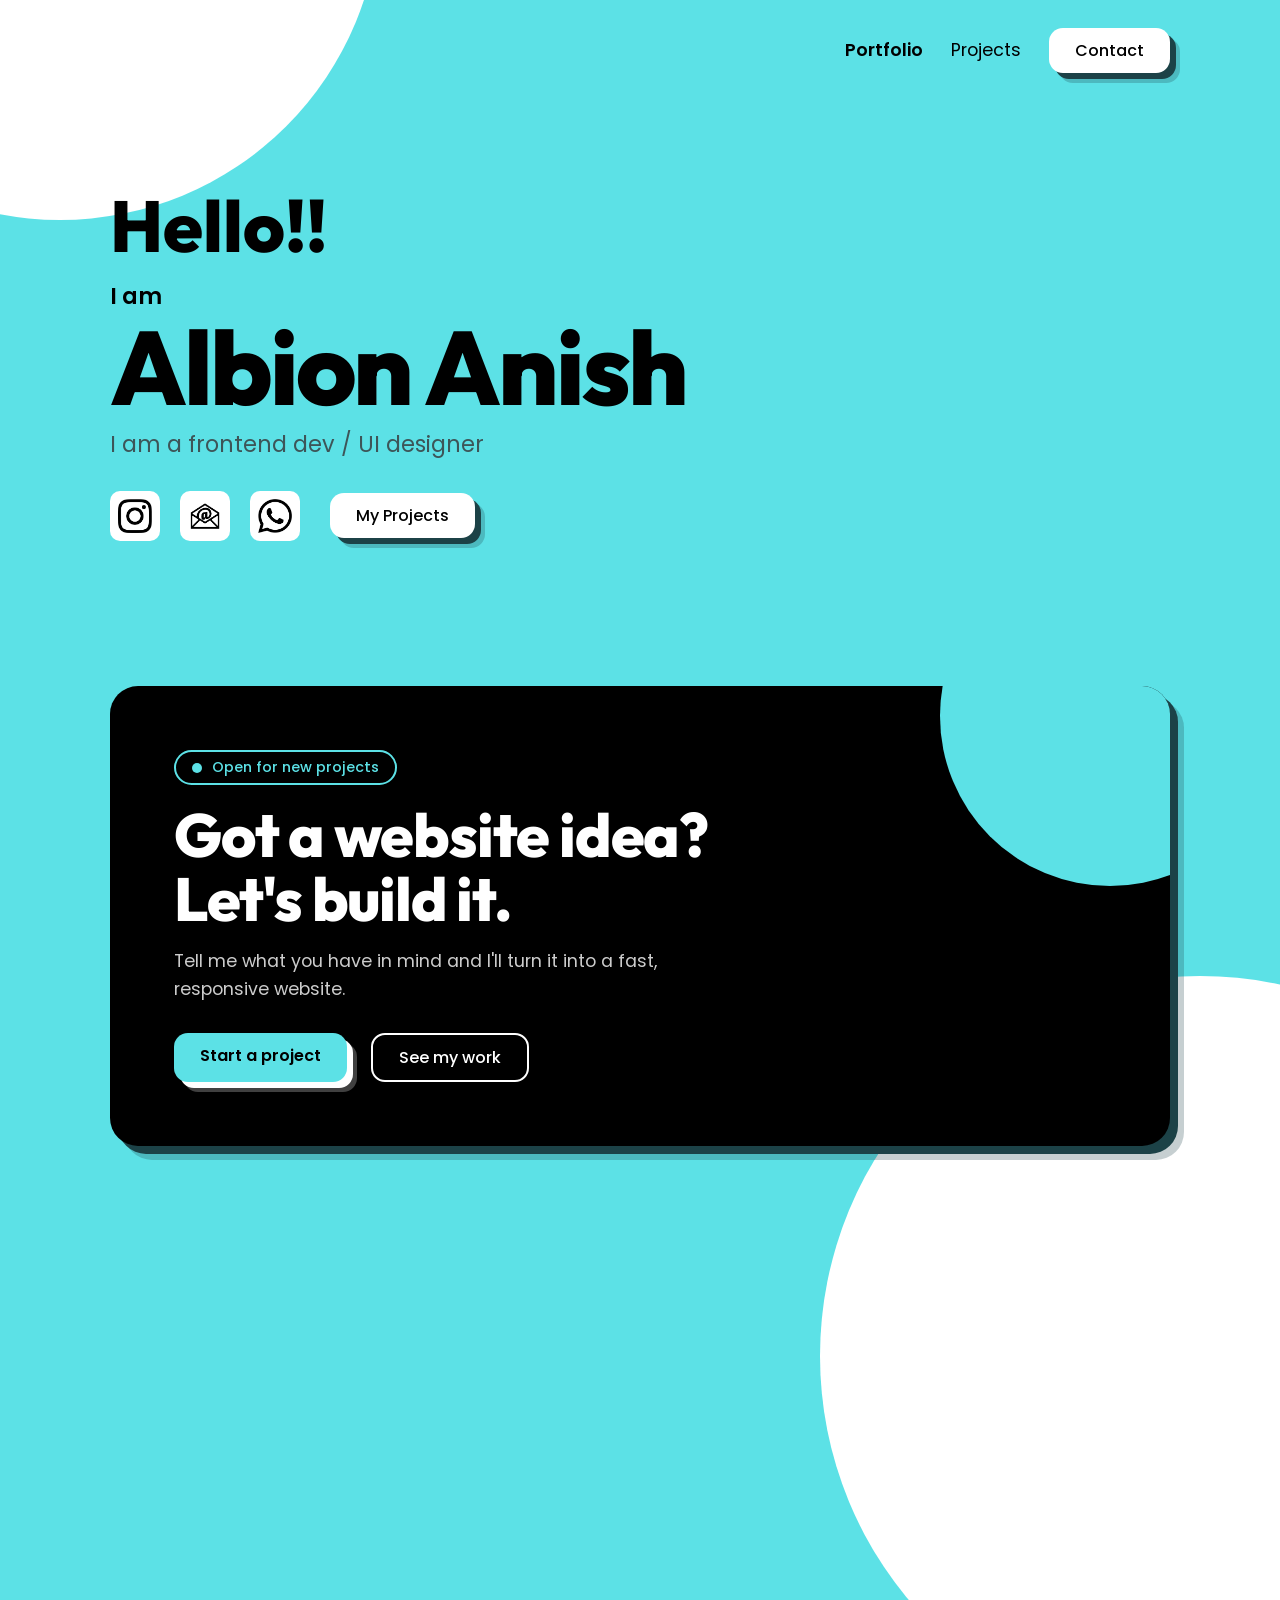
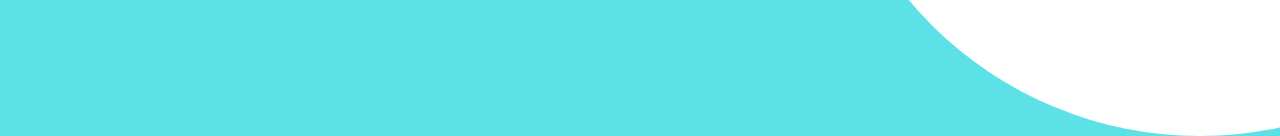
<file: index.html>
<!DOCTYPE html>
<html lang="en">
<head>
    <meta charset="UTF-8">
    <meta name="viewport" content="width=device-width, initial-scale=1.0">
    <title>Portfolio - Albion</title>
    <link rel="stylesheet" href="style.css">
</head>
<body>

<header class="topbar">
    <nav aria-label="Main">
        <a href="index.html" aria-current="page">Portfolio</a>
        <a href="projects.html">Projects</a>
        <a class="btn" href="contact.html">Contact</a>
    </nav>
</header>

<main class="hero">
    <h1 class="hello">Hello!!</h1>
    <p class="iam">I am</p>
    <h2 class="name">Albion Anish</h2>
    <p class="role">I am a frontend dev / UI designer</p>

    <div class="sm-btn">
        <a class="icon-btn" href="" target="_blank" rel="noopener" aria-label="Instagram"><img src="Images/Insta.png" alt=""></a>
        <a class="icon-btn" href="" target="_blank" rel="noopener" aria-label="Email"><img src="Images/mail.png" alt=""></a>
        <a class="icon-btn" href="" target="_blank" rel="noopener" aria-label="WhatsApp"><img src="Images/Whatsapp.png" alt=""></a>
        <a class="btn" href="projects.html">My Projects</a>
    </div>
</main>

<section class="cta" aria-labelledby="cta-title">
    <div class="cta-card">
        <p class="cta-badge"><span class="dot" aria-hidden="true"></span>Open for new projects</p>
        <h2 id="cta-title">Got a website idea? Let's build it.</h2>
        <p class="cta-text">Tell me what you have in mind and I'll turn it into a fast, responsive website.</p>
        <div class="cta-actions">
            <a class="btn cta-primary" href="contact.html">Start a project</a>
            <a class="btn ghost" href="projects.html">See my work</a>
        </div>
    </div>
</section>

</body>
</html>
</file>
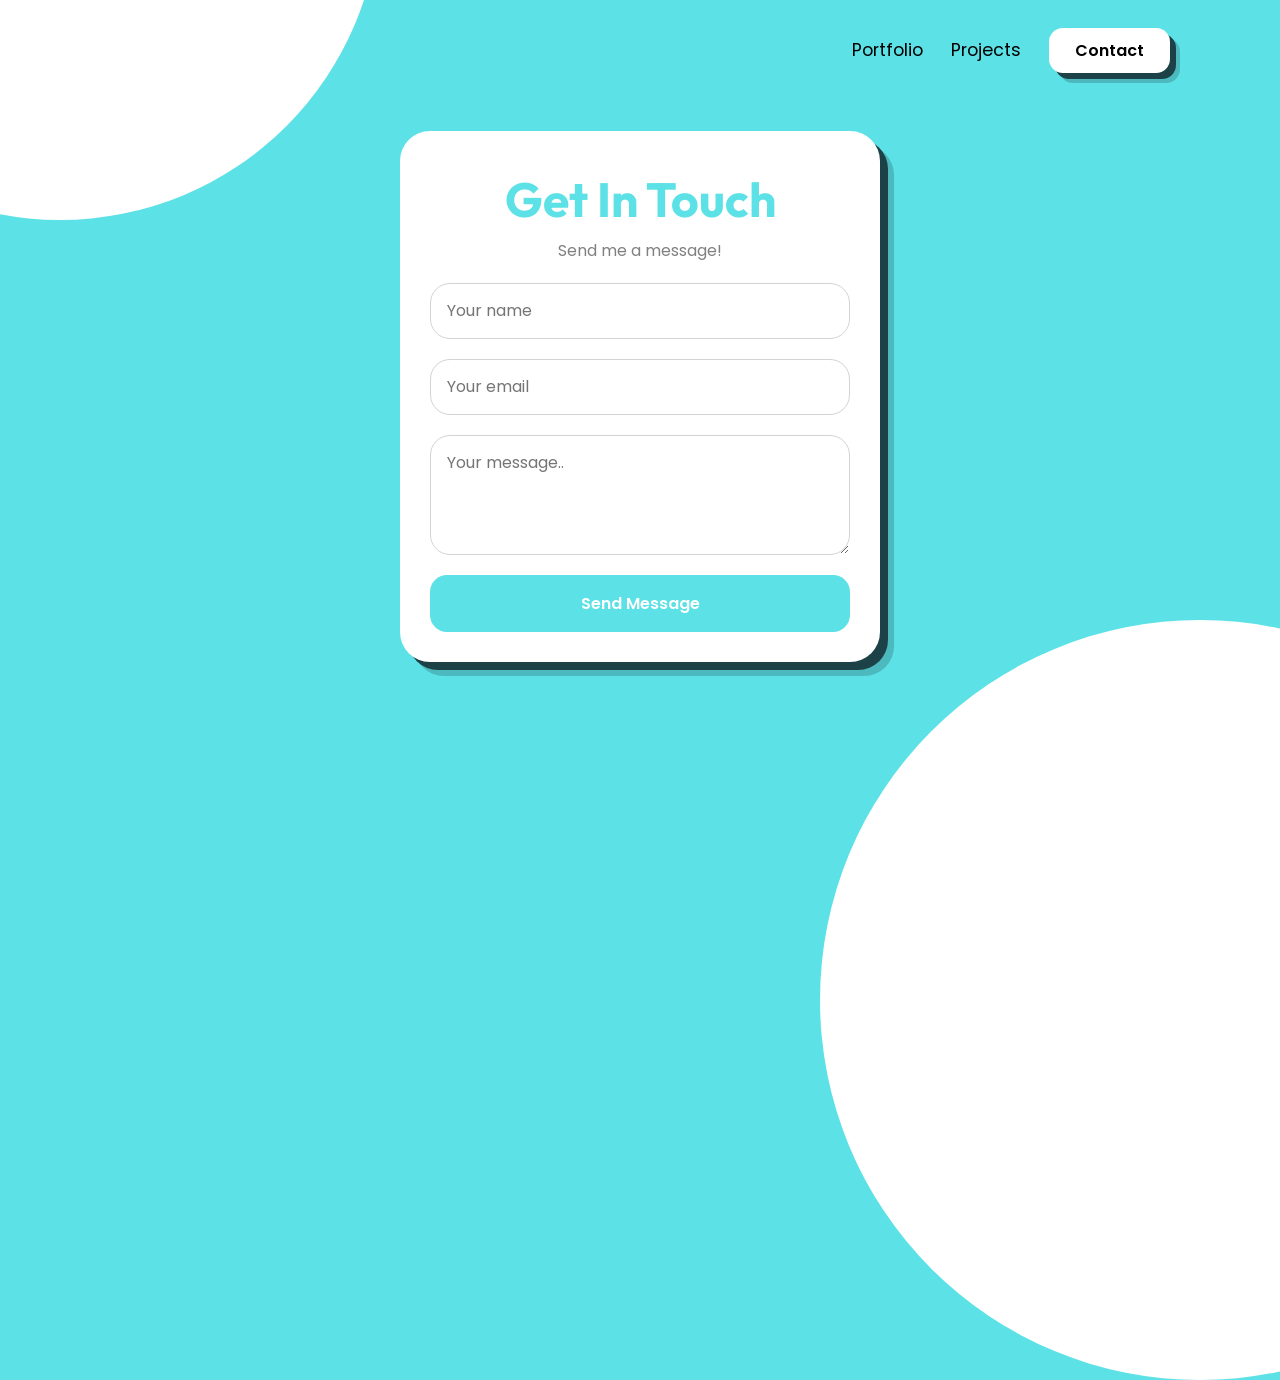
<file: contact.html>
<!DOCTYPE html>
<html lang="en">
<head>
    <meta charset="UTF-8">
    <meta name="viewport" content="width=device-width, initial-scale=1.0">
    <title>Albion | Contact me</title>
    <link rel="stylesheet" href="style.css">
</head>
<body>

<header class="topbar">
    <nav aria-label="Main">
        <a href="index.html">Portfolio</a>
        <a href="projects.html">Projects</a>
        <a class="btn" href="contact.html" aria-current="page">Contact</a>
    </nav>
</header>

<main class="form-page">
    <div class="form-box">
        <h2>Get In Touch</h2>
        <p>Send me a message!</p>
        <form name="contact" method="POST" action="/success" data-netlify="true" netlify-honeypot="bot-field">
            <input type="hidden" name="form-name" value="contact">
            <p hidden><label>Leave this empty: <input name="bot-field"></label></p>
            <input type="text" name="name" placeholder="Your name" aria-label="Your name" required>
            <input type="email" name="email" placeholder="Your email" aria-label="Your email" required>
            <textarea name="message" placeholder="Your message.." aria-label="Your message" required></textarea>
            <button type="submit">Send Message</button>
        </form>
    </div>
</main>

</body>
</html>
</file>
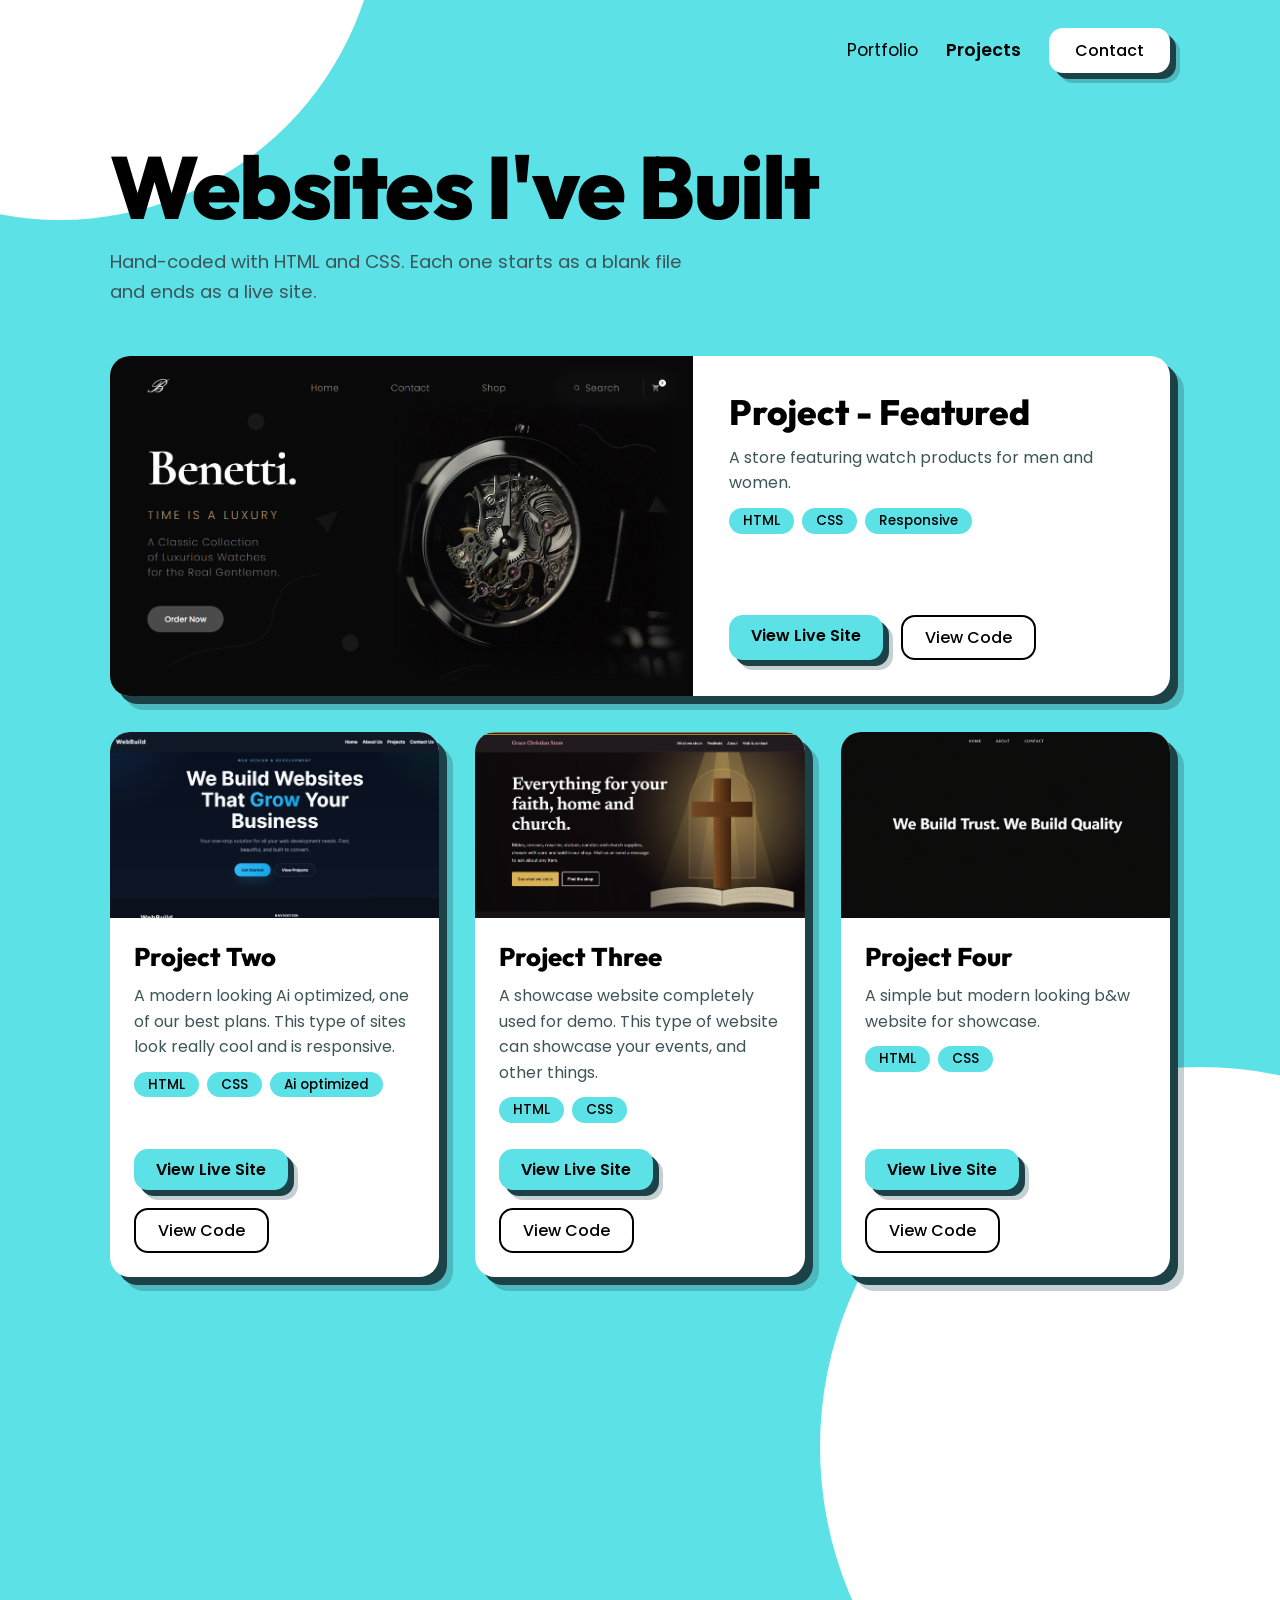
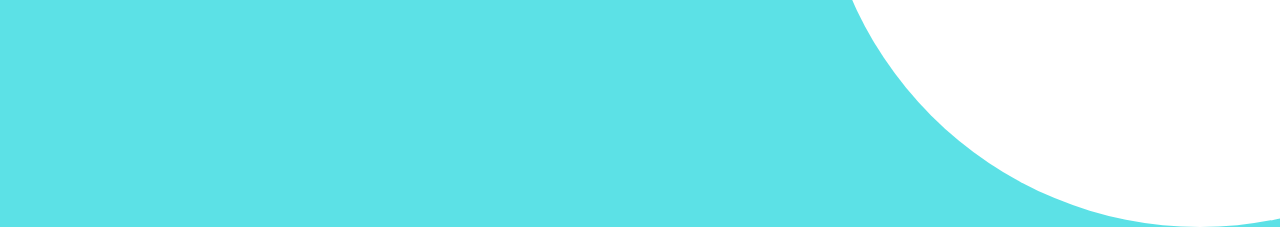
<file: projects.html>
<!DOCTYPE html>
<html lang="en">
<head>
    <meta charset="UTF-8">
    <meta name="viewport" content="width=device-width, initial-scale=1.0">
    <title>Albion | Projects</title>
    <link rel="stylesheet" href="style.css">
</head>
<body>

<header class="topbar">
    <nav aria-label="Main">
        <a href="index.html">Portfolio</a>
        <a href="projects.html" aria-current="page">Projects</a>
        <a class="btn" href="contact.html">Contact</a>
    </nav>
</header>

<div class="page-header">
    <h1>Websites I've Built</h1>
    <p>Hand-coded with HTML and CSS. Each one starts as a blank file and ends as a live site.</p>
</div>

<main class="projects">

    <article class="card featured">
        <img class="shot" src="projects/4.png" alt="Screenshot of the Project One website">
        <div class="body">
            <h2>Project - Featured
            </h2>
            <p>A store featuring watch products for men and women.</p>
            <ul class="tags">
                <li>HTML</li>
                <li>CSS</li>
                <li>Responsive</li>
            </ul>
            <div class="links">
                <a class="btn primary" href="https://watch-model.netlify.app/" type="_blank">View Live Site</a>
                <a class="btn ghost" href="#">View Code</a>
            </div>
        </div>
    </article>


    </article>
        <article class="card">
        <img class="shot" src="projects/3.png" alt="Screenshot of Project Two">
        <div class="body">
            <h2>Project Two</h2>
            <p>A modern looking Ai optimized, one of our best plans. This type of sites look really cool and is responsive.</p>
            <ul class="tags"><li>HTML</li><li>CSS</li><li>Ai optimized</li></ul>
            <div class="links">
                <a class="btn primary" href="https://webalbibuild.netlify.app/">View Live Site</a>
                <a class="btn ghost" href="#">View Code</a>
            </div>
        </div>
    </article>
    <!-- Copy this block for each new project:
    <article class="card">
        <img class="shot" src="projects/2.png" alt="Screenshot of Project Two">
        <div class="body">
            <h2>Project Two</h2>
            <p>One short sentence about this website.</p>
            <ul class="tags"><li>HTML</li><li>CSS</li></ul>
            <div class="links">
                <a class="btn primary" href="#">View Live Site</a>
                <a class="btn ghost" href="#">View Code</a>
            </div>
        </div>
    </article>
    -->
    <article class="card">
        <img class="shot" src="projects/1.png" alt="Screenshot of Project Four">
        <div class="body">
            <h2>Project Three</h2>
            <p>A showcase website completely used for demo. This type of website can showcase your events, and other things.</p>
            <ul class="tags"><li>HTML</li><li>CSS</li></ul>
            <div class="links">
                <a class="btn primary" href="https://ajanta-gallery.netlify.app/">View Live Site</a>
                <a class="btn ghost" href="#">View Code</a>
            </div>
        </div>
    </article>

        <article class="card">
        <img class="shot" src="projects/2.png" alt="Screenshot of Project Four">
        <div class="body">
            <h2>Project Four</h2>
            <p>A simple but modern looking b&w website for showcase.</p>
            <ul class="tags"><li>HTML</li><li>CSS</li></ul>
            <div class="links">
                <a class="btn primary" href="https://webalbi.netlify.app/">View Live Site</a>
                <a class="btn ghost" href="#">View Code</a>
            </div>
        </div>
</main>

</body>
</html>
</file>
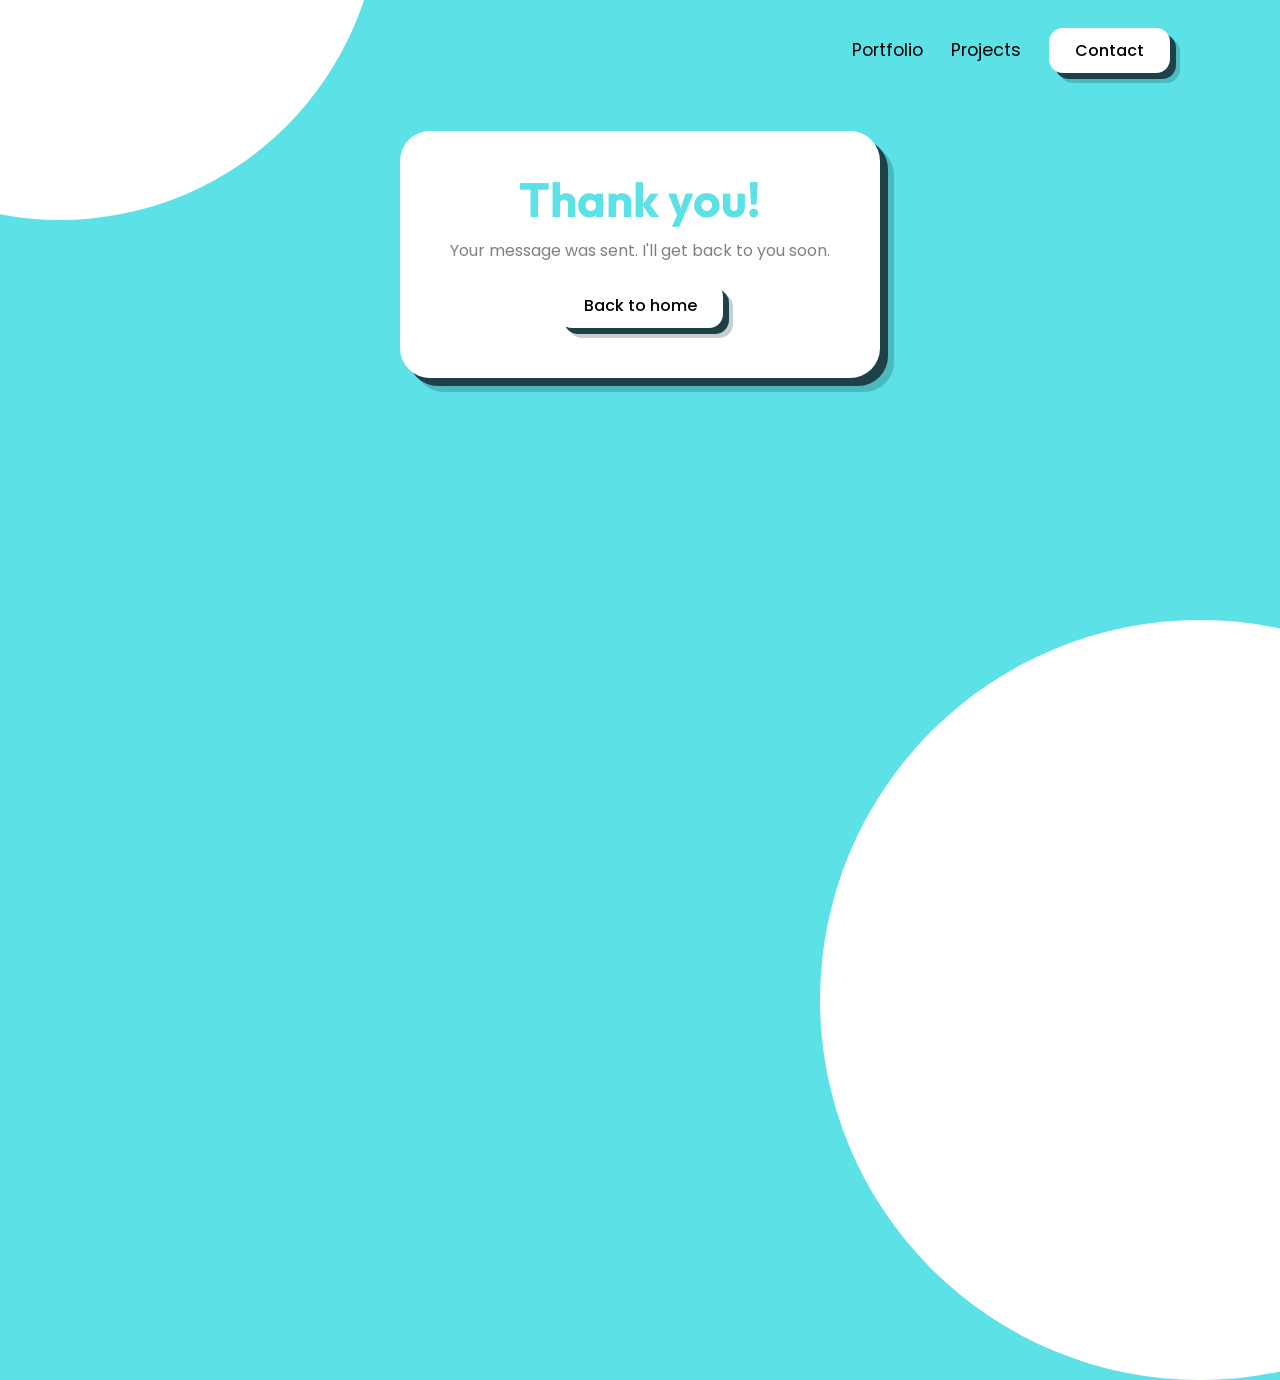
<file: success.html>
<!DOCTYPE html>
<html lang="en">
<head>
    <meta charset="UTF-8">
    <meta name="viewport" content="width=device-width, initial-scale=1.0">
    <title>Albion | Message sent</title>
    <link rel="stylesheet" href="style.css">
</head>
<body>

<header class="topbar">
    <nav aria-label="Main">
        <a href="index.html">Portfolio</a>
        <a href="projects.html">Projects</a>
        <a class="btn" href="contact.html">Contact</a>
    </nav>
</header>

<main class="form-page">
    <div class="form-box">
        <h2>Thank you!</h2>
        <p>Your message was sent. I'll get back to you soon.</p>
        <p style="text-align:center"><a class="btn" href="index.html">Back to home</a></p>
    </div>
</main>

</body>
</html>
</file>
<file: style.css>
@import url('https://fonts.googleapis.com/css2?family=Outfit:wght@600;800&family=Poppins:wght@400;500;600&display=swap');

:root {
    --cyan: #5ce1e6;
    --white: #fff;
    --ink: #000;
    --muted: #3d5558;
    --shadow: #1c4247;
    --head: "Outfit", "Poppins", system-ui, sans-serif;
    --body: "Poppins", system-ui, -apple-system, "Segoe UI", sans-serif;
}

* {
    box-sizing: border-box;
    margin: 0;
    padding: 0;
}

body {
    position: relative;
    overflow-x: hidden;
    min-height: 100vh;
    background: var(--cyan);
    color: var(--ink);
    font-family: var(--body);
    line-height: 1.6;
}

/* White circles (replaces bg.png, so they scale on every screen) */
body::before,
body::after {
    content: "";
    position: absolute;
    z-index: 0;
    border-radius: 50%;
    background: var(--white);
    pointer-events: none;
}

body::before {
    width: 640px;
    height: 640px;
    top: -420px;
    left: -260px;
}

body::after {
    width: 760px;
    height: 760px;
    bottom: -480px;
    right: -300px;
}

a {
    color: inherit;
}

img {
    max-width: 100%;
}

:focus-visible {
    outline: 3px solid var(--ink);
    outline-offset: 3px;
}

/* ---------- Buttons ---------- */
.btn {
    display: inline-block;
    padding: 10px 26px;
    background: var(--white);
    color: var(--ink);
    border: none;
    border-radius: 14px;
    font: 500 1rem var(--body);
    text-decoration: none;
    cursor: pointer;
    box-shadow: 6px 6px 0 var(--shadow), 10px 10px 0 rgba(28, 66, 71, .25);
    transition: transform .15s, box-shadow .15s;
}

.btn:hover {
    transform: translate(3px, 3px);
    box-shadow: 3px 3px 0 var(--shadow), 6px 6px 0 rgba(28, 66, 71, .25);
}

.btn:active {
    transform: translate(6px, 6px);
    box-shadow: 0 0 0 var(--shadow);
}

.btn.primary {
    font-weight: 600;
}

.btn.ghost {
    background: transparent;
    border: 2px solid var(--ink);
    box-shadow: none;
}

.btn.ghost:hover {
    background: var(--ink);
    color: var(--white);
    transform: none;
}

/* ---------- Navbar (same on every page) ---------- */
.topbar {
    position: relative;
    z-index: 2;
    max-width: 1100px;
    margin: 0 auto;
    padding: 28px 20px;
}

.topbar nav {
    display: flex;
    flex-wrap: wrap;
    justify-content: flex-end;
    align-items: center;
    gap: 14px 28px;
}

.topbar nav a:not(.btn) {
    text-decoration: none;
    font-size: 1.1rem;
}

.topbar nav a:not(.btn):hover {
    text-decoration: underline;
    text-underline-offset: 6px;
}

.topbar nav a[aria-current="page"] {
    font-weight: 600;
}

/* ---------- Home ---------- */
.hero {
    position: relative;
    z-index: 1;
    max-width: 1100px;
    min-height: 65vh;
    margin: 0 auto;
    padding: 20px 20px 80px;
    display: flex;
    flex-direction: column;
    justify-content: center;
}

.hero .hello {
    font-family: var(--head);
    font-size: clamp(2.8rem, 9vw, 4.5rem);
    font-weight: 800;
    line-height: 1.1;
}

.hero .iam {
    font-size: 1.4rem;
    font-weight: 600;
    margin-top: 14px;
}

.hero .name {
    font-family: var(--head);
    font-size: clamp(3rem, 13vw, 6.5rem);
    font-weight: 800;
    line-height: 1;
    letter-spacing: -0.03em;
}

.hero .role {
    font-size: clamp(1rem, 3.5vw, 1.4rem);
    color: var(--muted);
    margin-top: 8px;
}

.sm-btn {
    display: flex;
    flex-wrap: wrap;
    align-items: center;
    gap: 20px;
    padding: 28px 0 0;
}

.icon-btn {
    display: grid;
    place-items: center;
    width: 50px;
    height: 50px;
    background: var(--white);
    border-radius: 10px;
}

.icon-btn img {
    width: 34px;
    height: 34px;
}

.icon-btn:hover {
    opacity: .8;
}

.sm-btn .btn {
    margin-left: 10px;
}

/* ---------- Projects ---------- */
.page-header {
    position: relative;
    z-index: 1;
    max-width: 1100px;
    margin: 0 auto;
    padding: 40px 20px;
}

.page-header h1 {
    font-family: var(--head);
    font-size: clamp(2.6rem, 8vw, 5.5rem);
    font-weight: 800;
    line-height: 1.05;
    letter-spacing: -0.02em;
}

.page-header p {
    max-width: 52ch;
    margin-top: 14px;
    font-size: 1.15rem;
    color: var(--muted);
}

.projects {
    position: relative;
    z-index: 1;
    max-width: 1100px;
    margin: 0 auto;
    padding: 10px 20px 70px;
    display: grid;
    gap: 36px;
    grid-template-columns: repeat(auto-fit, minmax(min(300px, 100%), 1fr));
}

.card {
    display: flex;
    flex-direction: column;
    overflow: hidden;
    background: var(--white);
    border-radius: 20px;
    box-shadow: 8px 8px 0 var(--shadow), 14px 14px 0 rgba(28, 66, 71, .25);
}

.card .shot {
    display: block;
    width: 100%;
    aspect-ratio: 16 / 9;
    object-fit: cover;
    background: var(--cyan);
}

.card .body {
    flex: 1;
    display: flex;
    flex-direction: column;
    gap: 12px;
    padding: 24px;
}

.card h2 {
    font-family: var(--head);
    font-size: 1.6rem;
    font-weight: 800;
    line-height: 1.15;
}

.card p {
    color: var(--muted);
}

.tags {
    display: flex;
    flex-wrap: wrap;
    gap: 8px;
    list-style: none;
}

.tags li {
    padding: 2px 14px;
    font-size: .85rem;
    font-weight: 500;
    border-radius: 999px;
    background: var(--cyan);
}

.card .links {
    display: flex;
    flex-wrap: wrap;
    gap: 18px;
    margin-top: auto;
    padding-top: 14px;
}

.card.featured {
    grid-column: 1 / -1;
}

/* ---------- Contact ---------- */
.form-page {
    position: relative;
    z-index: 1;
    display: flex;
    justify-content: center;
    padding: 30px 20px 100px;
}

.form-box {
    width: min(480px, 100%);
    background: var(--white);
    border-radius: 30px;
    padding: 30px;
    box-shadow: 8px 8px 0 var(--shadow), 14px 14px 0 rgba(28, 66, 71, .25);
}

.form-box h2 {
    font-family: var(--head);
    font-size: clamp(2rem, 7vw, 3rem);
    text-align: center;
    color: var(--cyan);
}

.form-box p {
    text-align: center;
    color: gray;
    margin-bottom: 20px;
}

.form-box input,
.form-box textarea {
    display: block;
    width: 100%;
    margin-bottom: 20px;
    padding: 14px 16px;
    border: 1px solid lightgray;
    border-radius: 20px;
    font: inherit;
    outline: none;
}

.form-box textarea {
    height: 120px;
    resize: vertical;
}

.form-box input:focus,
.form-box textarea:focus {
    border-color: rgb(0, 174, 255);
}

.form-box button {
    width: 100%;
    padding: 16px 28px;
    border: none;
    border-radius: 17px;
    background: var(--cyan);
    color: var(--white);
    font: 600 1rem var(--body);
    cursor: pointer;
    transition: background .3s;
}

.form-box button:hover {
    background: rgb(0, 174, 255);
}

/* ---------- Responsive ---------- */
@media (min-width: 800px) {
    .card.featured {
        flex-direction: row;
    }

    .card.featured .shot {
        width: 55%;
        aspect-ratio: auto;
        min-height: 340px;
    }

    .card.featured .body {
        justify-content: center;
        padding: 36px;
    }

    .card.featured h2 {
        font-size: 2.2rem;
    }
}

@media (max-width: 700px) {
    body::before {
        width: 380px;
        height: 380px;
        top: -250px;
        left: -150px;
    }

    body::after {
        width: 440px;
        height: 440px;
        bottom: -280px;
        right: -170px;
    }

    .hero {
        min-height: 60vh;
    }
}

@media (max-width: 520px) {
    .topbar {
        padding: 20px 16px;
    }

    .topbar nav {
        gap: 12px 18px;
    }

    .topbar nav a:not(.btn) {
        font-size: 1rem;
    }

    .btn {
        padding: 8px 20px;
    }

    .card .body {
        padding: 20px;
    }

    .sm-btn .btn {
        margin-left: 0;
    }
}

@media (prefers-reduced-motion: reduce) {

    .btn,
    .form-box button {
        transition: none;
    }
}

/* ---------- Call to action (home + projects) ---------- */
.cta {
    position: relative;
    z-index: 1;
    max-width: 1100px;
    margin: 0 auto;
    padding: 0 20px 110px;
}

.cta-card {
    position: relative;
    overflow: hidden;
    background: var(--ink);
    color: var(--white);
    border-radius: 28px;
    padding: clamp(28px, 6vw, 64px);
    box-shadow: 8px 8px 0 var(--shadow), 14px 14px 0 rgba(28, 66, 71, .25);
}

.cta-card::after {
    content: "";
    position: absolute;
    width: 340px;
    height: 340px;
    right: -110px;
    top: -140px;
    border-radius: 50%;
    background: var(--cyan);
    pointer-events: none;
}

.cta-card>* {
    position: relative;
    z-index: 1;
}

.cta-badge {
    display: inline-flex;
    align-items: center;
    gap: 10px;
    margin-bottom: 18px;
    padding: 4px 16px;
    border: 2px solid var(--cyan);
    border-radius: 999px;
    color: var(--cyan);
    font-size: .9rem;
    font-weight: 500;
}

.cta-badge .dot {
    width: 10px;
    height: 10px;
    border-radius: 50%;
    background: var(--cyan);
    animation: pulse 2s infinite;
}

@keyframes pulse {
    0% {
        box-shadow: 0 0 0 0 rgba(92, 225, 230, .6);
    }

    70%,
    100% {
        box-shadow: 0 0 0 10px rgba(92, 225, 230, 0);
    }
}

.cta-card h2 {
    max-width: 16ch;
    font-family: var(--head);
    font-size: clamp(2.1rem, 7vw, 3.8rem);
    font-weight: 800;
    line-height: 1.05;
    letter-spacing: -0.02em;
}

.cta-text {
    max-width: 46ch;
    margin-top: 16px;
    font-size: 1.1rem;
    color: rgba(255, 255, 255, .8);
}

.cta-actions {
    display: flex;
    flex-wrap: wrap;
    gap: 20px 24px;
    margin-top: 30px;
}

.btn.cta-primary {
    background: var(--cyan);
    font-weight: 600;
    box-shadow: 6px 6px 0 var(--white), 10px 10px 0 rgba(255, 255, 255, .25);
}

.btn.cta-primary:hover {
    box-shadow: 3px 3px 0 var(--white), 6px 6px 0 rgba(255, 255, 255, .25);
}

.btn.cta-primary:active {
    box-shadow: 0 0 0 var(--white);
}

.cta .btn.ghost {
    color: var(--white);
    border-color: var(--white);
}

.cta .btn.ghost:hover {
    background: var(--white);
    color: var(--ink);
}

.cta :focus-visible {
    outline-color: var(--white);
}

/* ---------- Projects polish ---------- */
.card .btn.primary {
    background: var(--cyan);
}

.card .links .btn {
    padding: 8px 22px;
}

@media (max-width: 520px) {
    .cta {
        padding-bottom: 80px;
    }

    .cta-card::after {
        width: 200px;
        height: 200px;
        right: -110px;
        top: -110px;
    }
}

@media (prefers-reduced-motion: reduce) {
    .cta-badge .dot {
        animation: none;
    }
}
</file>
